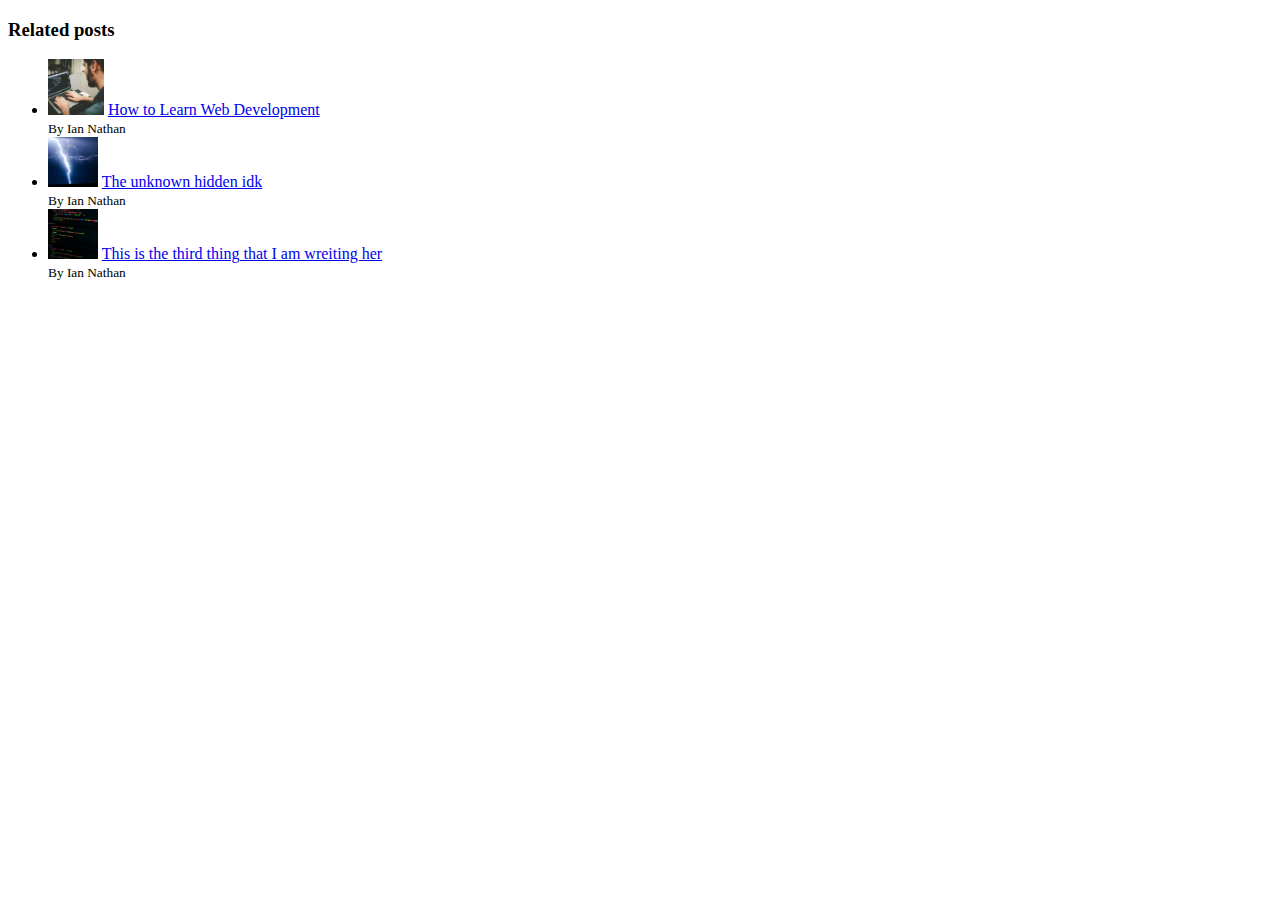
<file: starter/02-HTML-Fundamentals/index.html>
<!DOCTYPE html>
<html lang="en">
  <head>
    <meta charset="UTF-8" />
    <meta http-equiv="X-UA-Compatible" content="IE=edge" />
    <meta name="viewport" content="width=device-width, initial-scale=1.0" />
    <title>Document</title>
  </head>
  <body>
    <aside>
      <h3>Related posts</h3>
      <ul>
        <li>
          <img
            src="./img/related-1.jpg"
            alt="related image about html"
            width="56px"
          />
          <a href="google.com">How to Learn Web Development</a>
          <br />
          <small>By Ian Nathan</small>
        </li>
        <li>
          <img src="./img/related-2.jpg" alt="related image 2" width="50px" />
          <a href="google.com">The unknown hidden idk</a>
          <br />
          <small>By Ian Nathan</small>
        </li>
        <li>
          <img src="./img/related-3.jpg" alt="related image 3" width="50px" />
          <a href="google.com"
            >This is the third thing that I am wreiting her</a
          >
          <br />
          <small>By Ian Nathan</small>
        </li>
      </ul>
    </aside>
  </body>
</html>
</file>
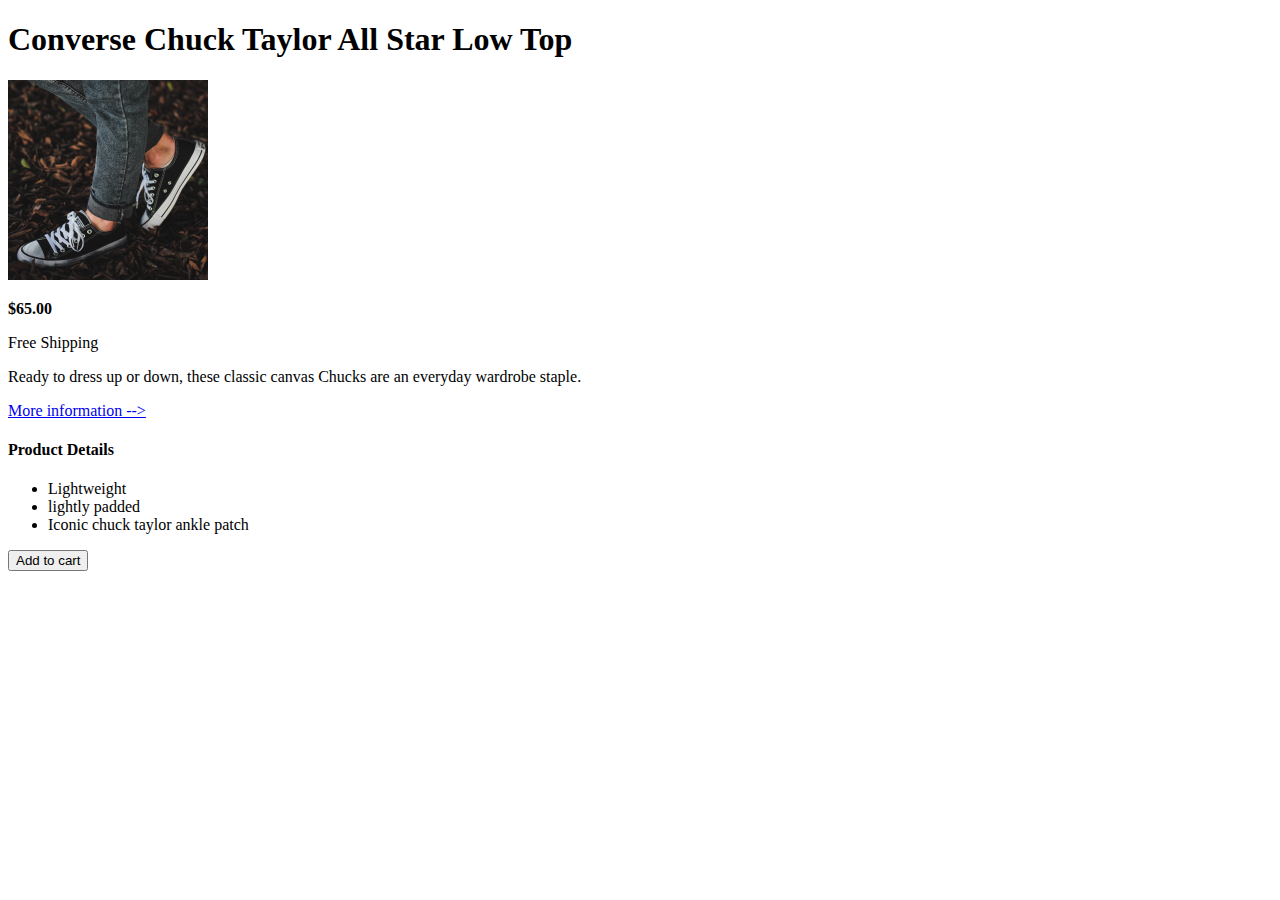
<file: starter/02-HTML-Fundamentals/challenge-2.html>
<!DOCTYPE html>
<html lang="en">
  <head>
    <meta charset="UTF-8" />
    <meta http-equiv="X-UA-Compatible" content="IE=edge" />
    <meta name="viewport" content="width=device-width, initial-scale=1.0" />
    <title>Document</title>
  </head>
  <body>
    <header>
      <h1>Converse Chuck Taylor All Star Low Top</h1>
    </header>
    <main>
      <img
        src="./img/challenges.jpg"
        alt="Picture of someone wearing black converse shoes"
        width="200px"
      />
      <p><strong>$65.00</strong></p>
      <p>Free Shipping</p>
      <p>
        Ready to dress up or down, these classic canvas Chucks are an everyday
        wardrobe staple.
      </p>
      <a href="converse.com">More information --></a>
      <h4>Product Details</h4>
      <ul>
        <li>Lightweight</li>
        <li>lightly padded</li>
        <li>Iconic chuck taylor ankle patch</li>
      </ul>
      <button>Add to cart</button>
    </main>
  </body>
</html>
</file>
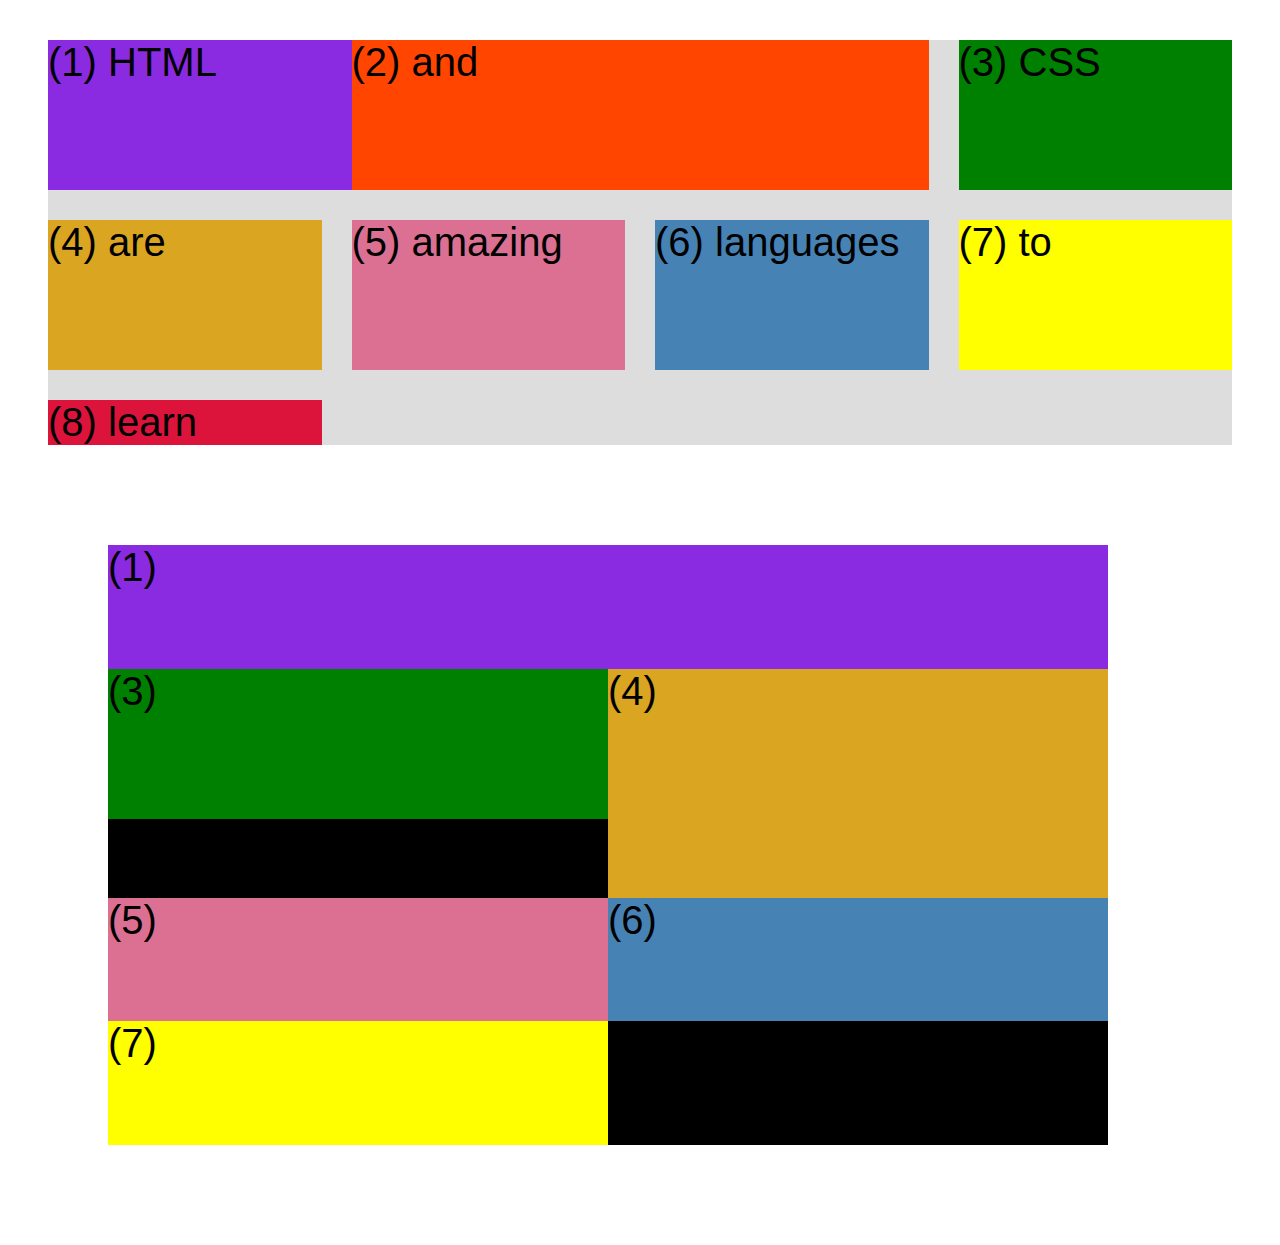
<file: starter/04-CSS-Layouts/css-grid.html>
<!DOCTYPE html>
<html lang="en">
  <head>
    <meta charset="UTF-8" />
    <meta http-equiv="X-UA-Compatible" content="IE=edge" />
    <title>CSS Grid</title>
    <meta name="viewport" content="width=device-width, initial-scale=1.0" />
    <style>
      .el--1 {
        background-color: blueviolet;
        grid-column: 1/3;
        grid-row: 1/2;
      }
      .el--2 {
        background-color: orangered;
        grid-column: 2/4;
        grid-row: 1/2;
      }
      .el--3 {
        background-color: green;
        height: 150px;
      }
      .el--4 {
        background-color: goldenrod;
      }
      .el--5 {
        background-color: palevioletred;
      }
      .el--6 {
        background-color: steelblue;
      }
      .el--7 {
        background-color: yellow;
      }
      .el--8 {
        background-color: crimson;
      }

      .container--1 {
        /* STARTER */
        font-family: sans-serif;
        background-color: #ddd;
        font-size: 40px;
        margin: 40px;

        /* CSS GRID */

        display: grid;
        grid-template-columns: 1fr 1fr 1fr 1fr;
        grid-template-rows: 1fr 1fr;
        column-gap: 30px;
        row-gap: 30px;
      }

      .container--2 {
        /* STARTER */
        font-family: sans-serif;
        background-color: black;
        font-size: 40px;
        margin: 100px;

        width: 1000px;
        height: 600px;

        /* CSS GRID */
        display: grid;
        grid-template-columns: 4;
        grid-template-rows: 2;
      }
    </style>
  </head>
  <body>
    <div class="container--1">
      <div class="el el--1">(1) HTML</div>
      <div class="el el--2">(2) and</div>
      <div class="el el--3">(3) CSS</div>
      <div class="el el--4">(4) are</div>
      <div class="el el--5">(5) amazing</div>
      <div class="el el--6">(6) languages</div>
      <div class="el el--7">(7) to</div>
      <div class="el el--8">(8) learn</div>
    </div>

    <div class="container--2">
      <div class="el el--1">(1)</div>
      <div class="el el--3">(3)</div>
      <div class="el el--4">(4)</div>
      <div class="el el--5">(5)</div>
      <div class="el el--6">(6)</div>
      <div class="el el--7">(7)</div>
    </div>
  </body>
</html>
</file>
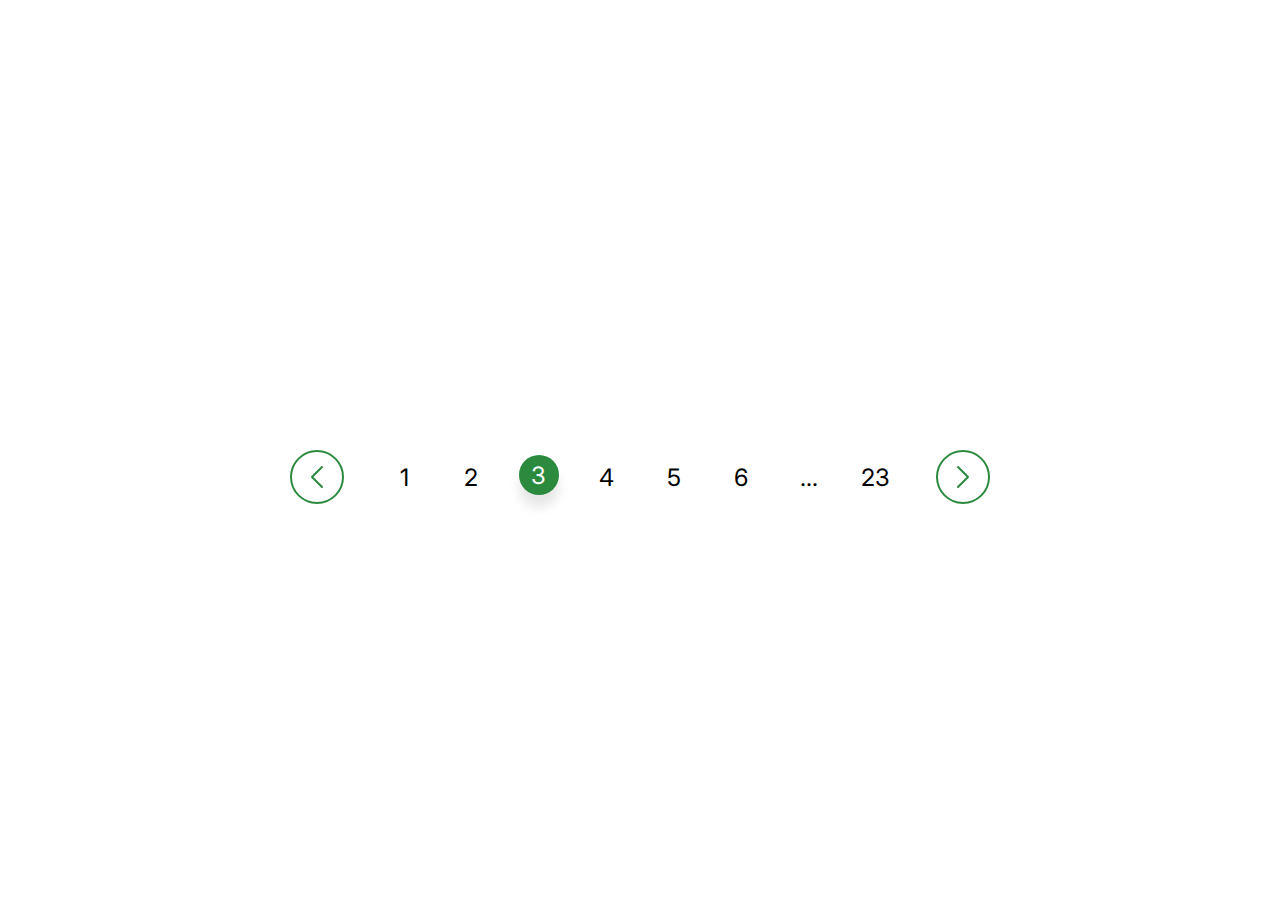
<file: starter/06-Components/Pagination.html>
<!DOCTYPE html>
<html lang="en">
  <head>
    <meta charset="UTF-8" />
    <meta http-equiv="X-UA-Compatible" content="IE=edge" />
    <meta name="viewport" content="width=device-width, initial-scale=1.0" />
    <link rel="preconnect" href="https://fonts.googleapis.com" />
    <link rel="preconnect" href="https://fonts.gstatic.com" crossorigin />
    <link
      href="https://fonts.googleapis.com/css2?family=Inter:wght@400;600;700&display=swap"
      rel="stylesheet"
    />
    <link rel="stylesheet" href="style.css" />
    <title>Pagination</title>
  </head>
  <body>
    <div class="pagination">
      <div class="arrow" id="left-arrow">
        <svg
          xmlns="http://www.w3.org/2000/svg"
          fill="none"
          viewBox="0 0 24 24"
          stroke-width="1.5"
          stroke="currentColor"
          class="w-6 h-6"
        >
          <path
            stroke-linecap="round"
            stroke-linejoin="round"
            d="M15.75 19.5L8.25 12l7.5-7.5"
          />
        </svg>
      </div>
      <div class="links">
        <a class="link" href="">1</a>
        <a class="link" href="">2</a>
        <a class="link link--selected" href="">3</a>
        <a class="link" href="">4</a>
        <a class="link" href="">5</a>
        <a class="link" href="">6</a>
        <a class="link" href="">...</a>
        <a class="link" href="">23</a>
      </div>
      <div class="arrow" id="right-arrow">
        <svg
          xmlns="http://www.w3.org/2000/svg"
          fill="none"
          viewBox="0 0 24 24"
          stroke-width="1.5"
          stroke="currentColor"
          class="w-6 h-6"
        >
          <path
            stroke-linecap="round"
            stroke-linejoin="round"
            d="M8.25 4.5l7.5 7.5-7.5 7.5"
          />
        </svg>
      </div>
    </div>
  </body>
</html>
</file>
<file: starter/06-Components/style.css>
* {
  margin: 0;
  padding: 0;
}

body {
  display: flex;
  justify-content: center;
}

.pagination {
  margin-top: 50vh;
  display: flex;
  width: 700px;
  /* background-color: gray; */
  font-family: "Inter", sans-serif;
  font-size: 32px;
  justify-content: space-between;
  gap: 40px;
}

.links {
  /* border: 1px solid red; */
  display: flex;
  flex: 1;
  justify-content: space-between;
  align-items: center;
}

.link--selected,
a:active,
a:hover {
  border-radius: 50%;
  background-color: #2b8a3e;
  color: #fff;
  box-shadow: 0 12px 12px rgba(0, 0, 0, 0.1);
  transform: translateY(-2px);
  transition: background-color 0.15s, color 0.15s, transform 0.3s;
}

.link {
  width: 40px;
  height: 40px;
  text-align: center;
  font-size: 24px;
  display: flex;
  align-items: center;
  justify-content: center;
}

a {
  text-decoration: none;
  color: black;
}

.arrow {
  border: 2px solid #2b8a3e;
  width: 50px;
  height: 50px;
  border-radius: 50%;
  display: flex;
  align-items: center;
  justify-content: center;
}

svg {
  stroke: #2b8a3e;
  width: 32px;
}

.arrow:hover,
.arrow:active {
  background-color: #2b8a3e;
  transition: all 0.3s;
}

.arrow:hover svg {
  stroke: #fff;
  transition: all 0.3s;
}
</file>
